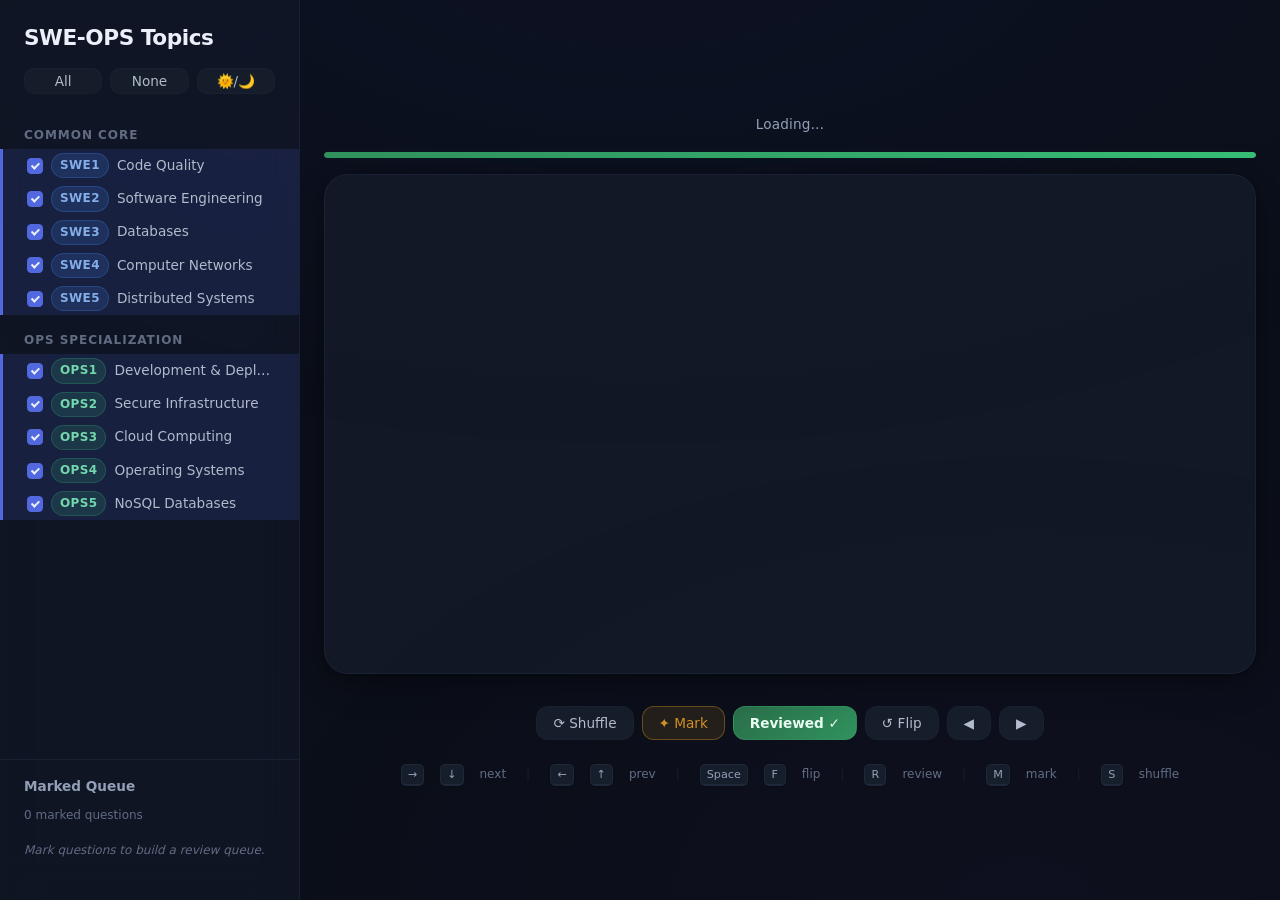
<file: index.html>
<!DOCTYPE html>
<html lang="cs">
<head>
  <meta charset="UTF-8">
  <title>SWE OPS Flashcards — Redirect</title>
  <meta http-equiv="refresh" content="0; url=questions/">
</head>
<body>
  Redirecting to <a href="questions/">SWE OPS Flashcards</a>
</body>
</html>
</file>
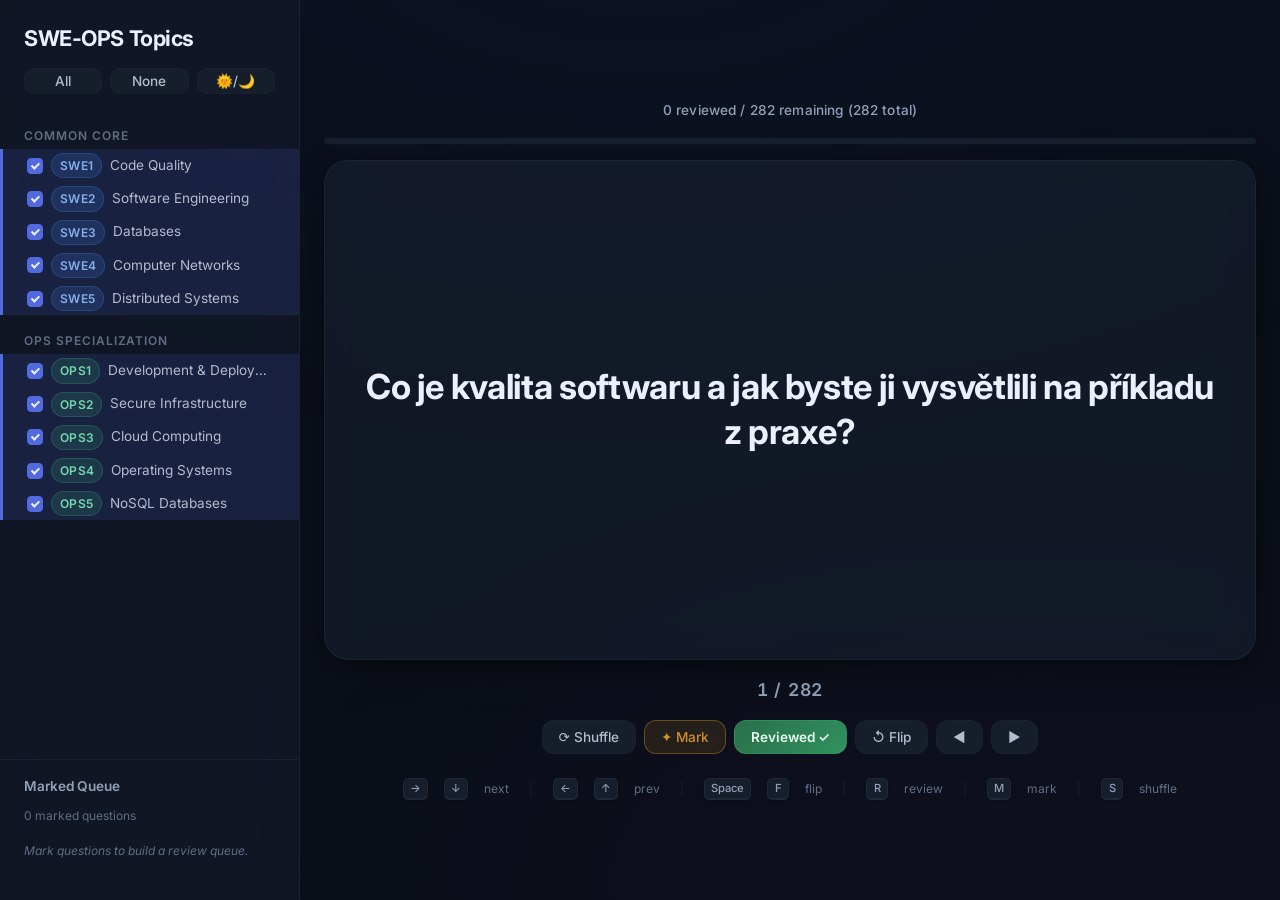
<file: questions/index.html>
<!DOCTYPE html>
<html lang="cs">
<head>
  <meta charset="UTF-8">
  <meta name="viewport" content="width=device-width, initial-scale=1.0">
  <meta name="description" content="Flashcards pro přípravu na státnice N‑SWE OPS na FI MUNI. 282 otázek z 10 témat.">
  <meta name="theme-color" content="#0b1220">
  <meta property="og:title" content="N-SWE OPS Flashcards">
  <meta property="og:description" content="Flashcards pro přípravu na státnice N‑SWE OPS – 282 otázek z 10 témat.">
  <meta property="og:type" content="website">
  <title>N-SWE OPS Flashcards</title>

  <link rel="preconnect" href="https://fonts.googleapis.com">
  <link rel="preconnect" href="https://fonts.gstatic.com" crossorigin>
  <link href="https://fonts.googleapis.com/css2?family=Inter:wght@400;500;600;700&display=swap" rel="stylesheet">

  <link rel="stylesheet" href="style.css">
</head>
<body>

  <!-- ═══════════════════════════════════════════════════════════════════ -->
  <!--  Sidebar — Topic Filters & Marked Queue                           -->
  <!-- ═══════════════════════════════════════════════════════════════════ -->
  <nav id="sidebar" aria-label="Topic filters">

    <h2>SWE-OPS Topics</h2>

    <div class="sidebar-actions">
      <button id="btn-select-all" type="button" aria-label="Select all topics">All</button>
      <button id="btn-select-none" type="button" aria-label="Deselect all topics">None</button>
      <button id="btn-theme-toggle" type="button" aria-label="Toggle theme">🌞/🌙</button>
    </div>

    <!-- Common Core (SWE 1–5) -->
    <span class="topic-group-label">Common Core</span>

    <label class="topic-item">
      <input type="checkbox" class="topic-checkbox" data-topic-index="0" checked>
      <span class="topic-badge swe">SWE1</span>
      <span class="topic-name">Code Quality</span>
    </label>

    <label class="topic-item">
      <input type="checkbox" class="topic-checkbox" data-topic-index="1" checked>
      <span class="topic-badge swe">SWE2</span>
      <span class="topic-name">Software Engineering</span>
    </label>

    <label class="topic-item">
      <input type="checkbox" class="topic-checkbox" data-topic-index="2" checked>
      <span class="topic-badge swe">SWE3</span>
      <span class="topic-name">Databases</span>
    </label>

    <label class="topic-item">
      <input type="checkbox" class="topic-checkbox" data-topic-index="3" checked>
      <span class="topic-badge swe">SWE4</span>
      <span class="topic-name">Computer Networks</span>
    </label>

    <label class="topic-item">
      <input type="checkbox" class="topic-checkbox" data-topic-index="4" checked>
      <span class="topic-badge swe">SWE5</span>
      <span class="topic-name">Distributed Systems</span>
    </label>

    <!-- OPS Specialization (OPS 1–5) -->
    <span class="topic-group-label">OPS Specialization</span>

    <label class="topic-item">
      <input type="checkbox" class="topic-checkbox" data-topic-index="5" checked>
      <span class="topic-badge ops">OPS1</span>
      <span class="topic-name">Development &amp; Deployment</span>
    </label>

    <label class="topic-item">
      <input type="checkbox" class="topic-checkbox" data-topic-index="6" checked>
      <span class="topic-badge ops">OPS2</span>
      <span class="topic-name">Secure Infrastructure</span>
    </label>

    <label class="topic-item">
      <input type="checkbox" class="topic-checkbox" data-topic-index="7" checked>
      <span class="topic-badge ops">OPS3</span>
      <span class="topic-name">Cloud Computing</span>
    </label>

    <label class="topic-item">
      <input type="checkbox" class="topic-checkbox" data-topic-index="8" checked>
      <span class="topic-badge ops">OPS4</span>
      <span class="topic-name">Operating Systems</span>
    </label>

    <label class="topic-item">
      <input type="checkbox" class="topic-checkbox" data-topic-index="9" checked>
      <span class="topic-badge ops">OPS5</span>
      <span class="topic-name">NoSQL Databases</span>
    </label>

    <!-- Marked Questions Queue -->
    <section class="sidebar-panel" aria-label="Marked questions">
      <h3>Marked Queue</h3>
      <div class="queue-meta" id="markMeta">0 marked questions</div>
      <div class="mark-list" id="markList">
        <div class="mark-empty">Mark questions to build a review queue.</div>
      </div>
    </section>

  </nav>

  <!-- ═══════════════════════════════════════════════════════════════════ -->
  <!--  Main — Flashcard Area                                             -->
  <!-- ═══════════════════════════════════════════════════════════════════ -->
  <main id="main">

    <div class="stats" id="textStatus">Loading…</div>

    <div id="progress" role="progressbar" aria-valuenow="0" aria-valuemin="0" aria-valuemax="100">
      <div></div>
    </div>

    <!-- 3D Flip Card -->
    <div class="card-container">
      <article class="card" id="card" role="button" tabindex="0" aria-label="Flashcard – click or press Space to flip">
        <div class="card-front">
          <span id="question"></span>
        </div>
        <div class="card-back">
          <span id="answer"></span>
        </div>
      </article>
    </div>

    <div class="counter" id="counter" aria-live="polite"></div>

    <div class="controls-bar">
      <button id="btn-shuffle" type="button" aria-label="Shuffle questions">⟳ Shuffle</button>
      <button id="btn-mark" type="button" class="warn" aria-label="Mark question for review">✦ Mark</button>
      <button id="btn-review" type="button" class="primary" aria-label="Mark as reviewed">Reviewed ✓</button>
      <button id="btn-flip" type="button" aria-label="Flip card">↺ Flip</button>
      <button id="btn-prev" type="button" aria-label="Previous question">◀</button>
      <button id="btn-next" type="button" aria-label="Next question">▶</button>
    </div>

    <div class="hotkeys" aria-hidden="true">
      <kbd>→</kbd><kbd>↓</kbd> next
      <span class="hotkey-sep">|</span>
      <kbd>←</kbd><kbd>↑</kbd> prev
      <span class="hotkey-sep">|</span>
      <kbd>Space</kbd><kbd>F</kbd> flip
      <span class="hotkey-sep">|</span>
      <kbd>R</kbd> review
      <span class="hotkey-sep">|</span>
      <kbd>M</kbd> mark
      <span class="hotkey-sep">|</span>
      <kbd>S</kbd> shuffle
    </div>

  </main>

  <script src="app.js"></script>

</body>
</html>
</file>
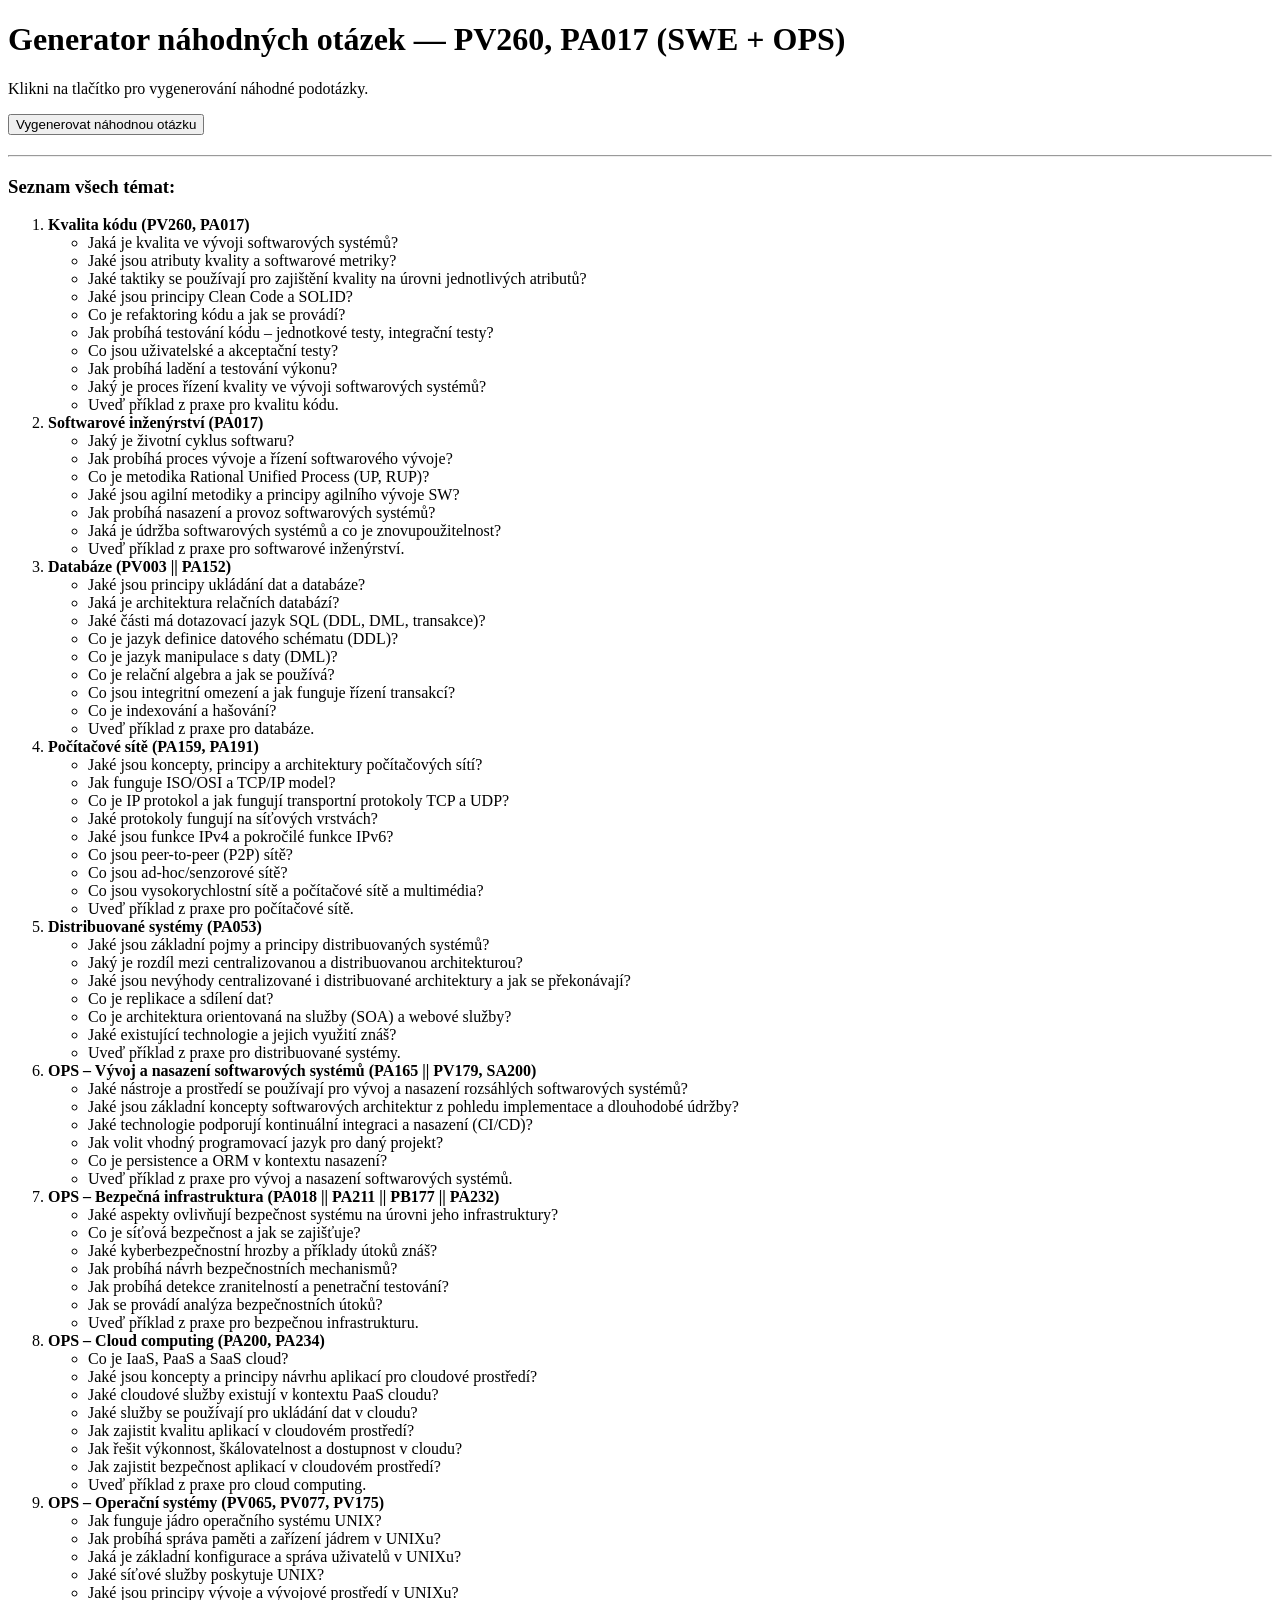
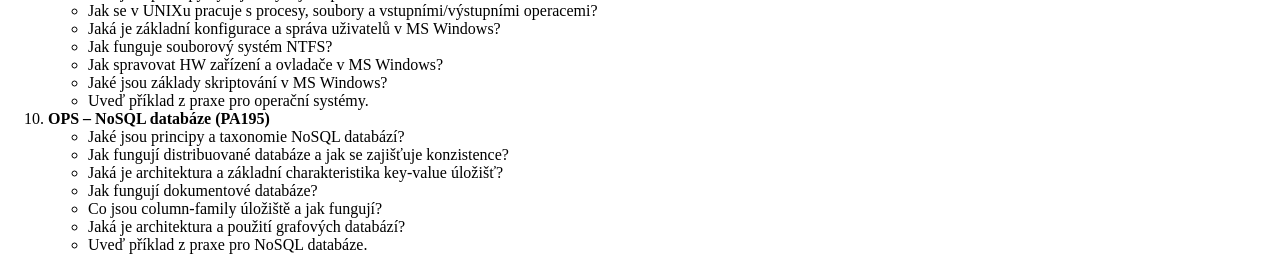
<file: raw/index.html>
<!DOCTYPE html>
<html lang="cs">
<head>
<meta charset="UTF-8">
<meta name="viewport" content="width=device-width, initial-scale=1.0">
<title>Generator náhodných otázek</title>
</head>
<body>

<h1>Generator náhodných otázek — PV260, PA017 (SWE + OPS)</h1>
<p>Klikni na tlačítko pro vygenerování náhodné podotázky.</p>
<button onclick="generate()">Vygenerovat náhodnou otázku</button>

<h2 id="question" style="margin-top:20px;"></h2>
<hr>

<h3>Seznam všech témat:</h3>
<ol id="all-topics"></ol>

<script>
const topics = [
  // SWE – Softwarové inženýrství (společná část)
  {
    area: "Kvalita kódu (PV260, PA017)",
    questions: [
      "Jaká je kvalita ve vývoji softwarových systémů?",
      "Jaké jsou atributy kvality a softwarové metriky?",
      "Jaké taktiky se používají pro zajištění kvality na úrovni jednotlivých atributů?",
      "Jaké jsou principy Clean Code a SOLID?",
      "Co je refaktoring kódu a jak se provádí?",
      "Jak probíhá testování kódu – jednotkové testy, integrační testy?",
      "Co jsou uživatelské a akceptační testy?",
      "Jak probíhá ladění a testování výkonu?",
      "Jaký je proces řízení kvality ve vývoji softwarových systémů?",
      "Uveď příklad z praxe pro kvalitu kódu."
    ]
  },
  {
    area: "Softwarové inženýrství (PA017)",
    questions: [
      "Jaký je životní cyklus softwaru?",
      "Jak probíhá proces vývoje a řízení softwarového vývoje?",
      "Co je metodika Rational Unified Process (UP, RUP)?",
      "Jaké jsou agilní metodiky a principy agilního vývoje SW?",
      "Jak probíhá nasazení a provoz softwarových systémů?",
      "Jaká je údržba softwarových systémů a co je znovupoužitelnost?",
      "Uveď příklad z praxe pro softwarové inženýrství."
    ]
  },
  {
    area: "Databáze (PV003 || PA152)",
    questions: [
      "Jaké jsou principy ukládání dat a databáze?",
      "Jaká je architektura relačních databází?",
      "Jaké části má dotazovací jazyk SQL (DDL, DML, transakce)?",
      "Co je jazyk definice datového schématu (DDL)?",
      "Co je jazyk manipulace s daty (DML)?",
      "Co je relační algebra a jak se používá?",
      "Co jsou integritní omezení a jak funguje řízení transakcí?",
      "Co je indexování a hašování?",
      "Uveď příklad z praxe pro databáze."
    ]
  },
  {
    area: "Počítačové sítě (PA159, PA191)",
    questions: [
      "Jaké jsou koncepty, principy a architektury počítačových sítí?",
      "Jak funguje ISO/OSI a TCP/IP model?",
      "Co je IP protokol a jak fungují transportní protokoly TCP a UDP?",
      "Jaké protokoly fungují na síťových vrstvách?",
      "Jaké jsou funkce IPv4 a pokročilé funkce IPv6?",
      "Co jsou peer-to-peer (P2P) sítě?",
      "Co jsou ad-hoc/senzorové sítě?",
      "Co jsou vysokorychlostní sítě a počítačové sítě a multimédia?",
      "Uveď příklad z praxe pro počítačové sítě."
    ]
  },
  {
    area: "Distribuované systémy (PA053)",
    questions: [
      "Jaké jsou základní pojmy a principy distribuovaných systémů?",
      "Jaký je rozdíl mezi centralizovanou a distribuovanou architekturou?",
      "Jaké jsou nevýhody centralizované i distribuované architektury a jak se překonávají?",
      "Co je replikace a sdílení dat?",
      "Co je architektura orientovaná na služby (SOA) a webové služby?",
      "Jaké existující technologie a jejich využití znáš?",
      "Uveď příklad z praxe pro distribuované systémy."
    ]
  },

  // OPS – Nasazení a provoz softwarových systémů
  {
    area: "OPS – Vývoj a nasazení softwarových systémů (PA165 || PV179, SA200)",
    questions: [
      "Jaké nástroje a prostředí se používají pro vývoj a nasazení rozsáhlých softwarových systémů?",
      "Jaké jsou základní koncepty softwarových architektur z pohledu implementace a dlouhodobé údržby?",
      "Jaké technologie podporují kontinuální integraci a nasazení (CI/CD)?",
      "Jak volit vhodný programovací jazyk pro daný projekt?",
      "Co je persistence a ORM v kontextu nasazení?",
      "Uveď příklad z praxe pro vývoj a nasazení softwarových systémů."
    ]
  },
  {
    area: "OPS – Bezpečná infrastruktura (PA018 || PA211 || PB177 || PA232)",
    questions: [
      "Jaké aspekty ovlivňují bezpečnost systému na úrovni jeho infrastruktury?",
      "Co je síťová bezpečnost a jak se zajišťuje?",
      "Jaké kyberbezpečnostní hrozby a příklady útoků znáš?",
      "Jak probíhá návrh bezpečnostních mechanismů?",
      "Jak probíhá detekce zranitelností a penetrační testování?",
      "Jak se provádí analýza bezpečnostních útoků?",
      "Uveď příklad z praxe pro bezpečnou infrastrukturu."
    ]
  },
  {
    area: "OPS – Cloud computing (PA200, PA234)",
    questions: [
      "Co je IaaS, PaaS a SaaS cloud?",
      "Jaké jsou koncepty a principy návrhu aplikací pro cloudové prostředí?",
      "Jaké cloudové služby existují v kontextu PaaS cloudu?",
      "Jaké služby se používají pro ukládání dat v cloudu?",
      "Jak zajistit kvalitu aplikací v cloudovém prostředí?",
      "Jak řešit výkonnost, škálovatelnost a dostupnost v cloudu?",
      "Jak zajistit bezpečnost aplikací v cloudovém prostředí?",
      "Uveď příklad z praxe pro cloud computing."
    ]
  },
  {
    area: "OPS – Operační systémy (PV065, PV077, PV175)",
    questions: [
      "Jak funguje jádro operačního systému UNIX?",
      "Jak probíhá správa paměti a zařízení jádrem v UNIXu?",
      "Jaká je základní konfigurace a správa uživatelů v UNIXu?",
      "Jaké síťové služby poskytuje UNIX?",
      "Jaké jsou principy vývoje a vývojové prostředí v UNIXu?",
      "Jak se v UNIXu pracuje s procesy, soubory a vstupními/výstupními operacemi?",
      "Jaká je základní konfigurace a správa uživatelů v MS Windows?",
      "Jak funguje souborový systém NTFS?",
      "Jak spravovat HW zařízení a ovladače v MS Windows?",
      "Jaké jsou základy skriptování v MS Windows?",
      "Uveď příklad z praxe pro operační systémy."
    ]
  },
  {
    area: "OPS – NoSQL databáze (PA195)",
    questions: [
      "Jaké jsou principy a taxonomie NoSQL databází?",
      "Jak fungují distribuované databáze a jak se zajišťuje konzistence?",
      "Jaká je architektura a základní charakteristika key-value úložišť?",
      "Jak fungují dokumentové databáze?",
      "Co jsou column-family úložiště a jak fungují?",
      "Jaká je architektura a použití grafových databází?",
      "Uveď příklad z praxe pro NoSQL databáze."
    ]
  }
];

// Flatten all questions with their area
const allQuestions = [];
topics.forEach(topic => {
  topic.questions.forEach(q => {
    allQuestions.push({ area: topic.area, question: q });
  });
});

function generate() {
  const idx = Math.floor(Math.random() * allQuestions.length);
  const picked = allQuestions[idx];
  document.getElementById("question").textContent =
    picked.question + " [" + picked.area + "]";
}

// Show all topics
const ol = document.getElementById("all-topics");
topics.forEach(topic => {
  const li = document.createElement("li");
  li.innerHTML = "<strong>" + topic.area + "</strong><ul>" +
    topic.questions.map(q => "<li>" + q + "</li>").join("") +
    "</ul>";
  ol.appendChild(li);
});
</script>

</body>
</html>
</file>
<file: questions/style.css>
/* ============================================================
   FLASHCARDS STUDY APP — Premium Dark-Mode Stylesheet
   ============================================================
   A glassmorphic, dark-mode design system for SWE/OPS exam
   flashcard study. Built with CSS custom properties, fluid
   typography, 3D transforms, and micro-animations.
   ============================================================ */

/* ============================================================
   1. DESIGN TOKENS (Custom Properties)
   ============================================================ */
:root {
  /* ── Color Palette ──────────────────────────────────────── */
  --clr-bg-deep:        hsl(220, 40%, 7%);
  --clr-bg-surface:     hsl(220, 35%, 10%);
  --clr-bg-elevated:    hsl(220, 30%, 13%);
  --clr-bg-glass:       hsla(220, 35%, 12%, 0.65);
  --clr-bg-glass-hover: hsla(220, 35%, 16%, 0.75);

  --clr-border:         hsla(220, 30%, 25%, 0.35);
  --clr-border-subtle:  hsla(220, 30%, 20%, 0.25);

  --clr-text:           hsl(220, 60%, 95%);
  --clr-text-secondary: hsl(220, 20%, 75%);
  --clr-text-muted:     hsl(220, 20%, 65%);
  --clr-text-dim:       hsl(220, 15%, 45%);

  /* Accent — soft blue-purple */
  --clr-accent:         hsl(230, 70%, 60%);
  --clr-accent-soft:    hsla(230, 70%, 60%, 0.15);
  --clr-accent-glow:    hsla(230, 70%, 60%, 0.30);

  /* Success — emerald green */
  --clr-success:        hsl(148, 50%, 38%);
  --clr-success-soft:   hsla(148, 50%, 38%, 0.12);
  --clr-success-glow:   hsla(148, 50%, 42%, 0.25);
  --clr-success-border: hsla(148, 50%, 42%, 0.40);

  /* Warning — warm amber */
  --clr-warn:           hsl(38, 70%, 48%);
  --clr-warn-soft:      hsla(38, 70%, 48%, 0.12);
  --clr-warn-glow:      hsla(38, 70%, 48%, 0.25);
  --clr-warn-border:    hsla(38, 70%, 48%, 0.40);

  /* SWE badge — blue tint */
  --clr-badge-swe:      hsla(215, 70%, 55%, 0.18);
  --clr-badge-swe-text: hsl(215, 70%, 72%);
  --clr-badge-swe-ring: hsla(215, 70%, 55%, 0.30);

  /* OPS badge — green tint */
  --clr-badge-ops:      hsla(155, 55%, 42%, 0.18);
  --clr-badge-ops-text: hsl(155, 55%, 65%);
  --clr-badge-ops-ring: hsla(155, 55%, 42%, 0.30);

  --clr-bg-gradient-1:  hsla(230, 60%, 22%, 0.18);
  --clr-bg-gradient-2:  hsla(260, 50%, 18%, 0.12);

  --clr-card-bg:                hsla(220, 30%, 13%, 0.72);
  --clr-card-reviewed-bg:       hsla(148, 30%, 13%, 0.55);
  --clr-card-reviewed-glow:     inset 0 0 40px hsla(148, 40%, 20%, 0.06);
  --clr-card-marked-bg:         hsla(38, 25%, 13%, 0.55);
  --clr-card-marked-glow:       inset 0 0 40px hsla(38, 40%, 20%, 0.06);

  /* ── Typography ─────────────────────────────────────────── */
  --font-sans:          'Inter', system-ui, -apple-system, BlinkMacSystemFont, 'Segoe UI', sans-serif;
  --fs-xs:              clamp(0.65rem,  0.6rem + 0.25vw,  0.75rem);
  --fs-sm:              clamp(0.75rem,  0.7rem + 0.3vw,   0.85rem);
  --fs-base:            clamp(0.85rem,  0.8rem + 0.35vw,  1rem);
  --fs-md:              clamp(0.95rem,  0.85rem + 0.4vw,  1.1rem);
  --fs-lg:              clamp(1.1rem,   1rem + 0.5vw,     1.35rem);
  --fs-xl:              clamp(1.3rem,   1.1rem + 0.8vw,   1.75rem);
  --fs-2xl:             clamp(1.5rem,   1.2rem + 1.2vw,   2.25rem);
  --fs-card:            clamp(1.15rem,  1rem + 0.7vw,     1.5rem);

  --fw-normal:          400;
  --fw-medium:          500;
  --fw-semibold:        600;
  --fw-bold:            700;

  --lh-tight:           1.3;
  --lh-normal:          1.6;

  /* ── Spacing ────────────────────────────────────────────── */
  --space-xs:           0.25rem;
  --space-sm:           0.5rem;
  --space-md:           1rem;
  --space-lg:           1.5rem;
  --space-xl:           2rem;
  --space-2xl:          3rem;

  /* ── Radii ──────────────────────────────────────────────── */
  --radius-sm:          6px;
  --radius-md:          10px;
  --radius-lg:          14px;
  --radius-xl:          20px;
  --radius-2xl:         24px;
  --radius-pill:        100px;

  /* ── Shadows ────────────────────────────────────────────── */
  --shadow-sm:          0 1px 3px hsla(0, 0%, 0%, 0.25);
  --shadow-md:          0 4px 12px hsla(0, 0%, 0%, 0.30),
                        0 1px 4px  hsla(0, 0%, 0%, 0.20);
  --shadow-lg:          0 8px 30px hsla(0, 0%, 0%, 0.35),
                        0 2px 8px  hsla(0, 0%, 0%, 0.25);
  --shadow-card:        0 4px 20px  hsla(0, 0%, 0%, 0.30),
                        0 12px 40px hsla(0, 0%, 0%, 0.20),
                        0 1px 3px   hsla(0, 0%, 0%, 0.15);
  --shadow-glow-accent: 0 0 20px var(--clr-accent-glow),
                        0 0 60px hsla(230, 70%, 60%, 0.08);

  /* ── Transitions ────────────────────────────────────────── */
  --ease-out:           cubic-bezier(0.22, 1, 0.36, 1);
  --ease-spring:        cubic-bezier(0.4, 0, 0.2, 1);
  --duration-fast:      150ms;
  --duration-normal:    250ms;
  --duration-slow:      400ms;
  --duration-flip:      350ms;

  /* ── Layout ─────────────────────────────────────────────── */
  --sidebar-width:      300px;
  --card-max-width:     1000px;
  --card-min-height:    500px;
}

:root[data-theme="light"] {
  --clr-bg-deep:        hsl(220, 25%, 96%);
  --clr-bg-surface:     hsl(220, 25%, 98%);
  --clr-bg-elevated:    hsl(220, 20%, 99%);
  --clr-bg-glass:       hsla(220, 25%, 98%, 0.85);
  --clr-bg-glass-hover: hsla(220, 25%, 95%, 0.9);

  --clr-border:         hsla(220, 20%, 80%, 0.8);
  --clr-border-subtle:  hsla(220, 20%, 85%, 0.6);

  --clr-text:           hsl(220, 40%, 15%);
  --clr-text-secondary: hsl(220, 25%, 35%);
  --clr-text-muted:     hsl(220, 20%, 45%);
  --clr-text-dim:       hsl(220, 15%, 55%);

  --clr-accent:         hsl(230, 70%, 55%);
  --clr-accent-soft:    hsla(230, 70%, 55%, 0.15);
  --clr-accent-glow:    hsla(230, 70%, 55%, 0.30);

  --clr-success:        hsl(148, 60%, 32%);
  --clr-success-soft:   hsla(148, 60%, 32%, 0.12);
  --clr-success-glow:   hsla(148, 60%, 32%, 0.25);
  --clr-success-border: hsla(148, 60%, 32%, 0.40);

  --clr-warn:           hsl(38, 90%, 42%);
  --clr-warn-soft:      hsla(38, 90%, 42%, 0.12);
  --clr-warn-glow:      hsla(38, 90%, 42%, 0.25);
  --clr-warn-border:    hsla(38, 90%, 42%, 0.40);

  --clr-badge-swe:      hsla(215, 70%, 55%, 0.15);
  --clr-badge-swe-text: hsl(215, 80%, 40%);
  --clr-badge-swe-ring: hsla(215, 70%, 55%, 0.30);

  --clr-badge-ops:      hsla(155, 55%, 42%, 0.15);
  --clr-badge-ops-text: hsl(155, 70%, 32%);
  --clr-badge-ops-ring: hsla(155, 55%, 42%, 0.30);

  --clr-bg-gradient-1:  hsla(230, 60%, 85%, 0.4);
  --clr-bg-gradient-2:  hsla(260, 50%, 85%, 0.3);

  --clr-card-bg:                hsla(220, 25%, 100%, 0.85);
  --clr-card-reviewed-bg:       hsla(148, 50%, 92%, 0.85);
  --clr-card-reviewed-glow:     inset 0 0 40px hsla(148, 50%, 80%, 0.15);
  --clr-card-marked-bg:         hsla(38, 50%, 94%, 0.85);
  --clr-card-marked-glow:       inset 0 0 40px hsla(38, 50%, 80%, 0.15);

  --shadow-sm:          0 1px 3px hsla(220, 20%, 20%, 0.08);
  --shadow-md:          0 4px 12px hsla(220, 20%, 20%, 0.1),
                        0 1px 4px  hsla(220, 20%, 20%, 0.06);
  --shadow-lg:          0 8px 30px hsla(220, 20%, 20%, 0.12),
                        0 2px 8px  hsla(220, 20%, 20%, 0.08);
  --shadow-card:        0 4px 20px  hsla(220, 20%, 20%, 0.08),
                        0 12px 40px hsla(220, 20%, 20%, 0.06),
                        0 1px 3px   hsla(220, 20%, 20%, 0.04);
}


/* ============================================================
   2. RESET & BASE
   ============================================================ */
*,
*::before,
*::after {
  margin: 0;
  padding: 0;
  box-sizing: border-box;
}

html {
  font-size: 100%;
  -webkit-text-size-adjust: 100%;
  scroll-behavior: smooth;
}

body {
  font-family: var(--font-sans);
  font-size: var(--fs-base);
  font-weight: var(--fw-normal);
  line-height: var(--lh-normal);
  color: var(--clr-text);
  background: var(--clr-bg-deep);
  min-height: 100vh;
  display: flex;
  overflow-x: hidden;
  -webkit-font-smoothing: antialiased;
  -moz-osx-font-smoothing: grayscale;
}

/* Subtle background texture — radial gradient vignette */
body::before {
  content: '';
  position: fixed;
  inset: 0;
  background:
    radial-gradient(ellipse 80% 60% at 50% -10%, var(--clr-bg-gradient-1), transparent),
    radial-gradient(ellipse 60% 50% at 80% 100%, var(--clr-bg-gradient-2), transparent);
  pointer-events: none;
  z-index: 0;
}


/* ============================================================
   3. SCROLLBAR STYLING
   ============================================================ */

/* --- Webkit (Chrome, Edge, Safari) --- */
::-webkit-scrollbar {
  width: 6px;
  height: 6px;
}

::-webkit-scrollbar-track {
  background: transparent;
}

::-webkit-scrollbar-thumb {
  background: hsla(220, 20%, 40%, 0.35);
  border-radius: var(--radius-pill);
}

::-webkit-scrollbar-thumb:hover {
  background: hsla(220, 20%, 50%, 0.50);
}

/* --- Firefox --- */
* {
  scrollbar-width: thin;
  scrollbar-color: hsla(220, 20%, 40%, 0.35) transparent;
}


/* ============================================================
   4. SIDEBAR
   ============================================================ */
#sidebar {
  position: fixed;
  top: 0;
  left: 0;
  bottom: 0;
  width: var(--sidebar-width);
  z-index: 100;

  /* Glassmorphism */
  background: var(--clr-bg-glass);
  backdrop-filter: blur(20px) saturate(1.4);
  -webkit-backdrop-filter: blur(20px) saturate(1.4);
  border-right: 1px solid var(--clr-border);

  display: flex;
  flex-direction: column;
  overflow-y: auto;
  overflow-x: hidden;
  padding: var(--space-lg) 0;

  /* Smooth slide-in on load */
  animation: slideInLeft var(--duration-slow) var(--ease-out) both;
}

@keyframes slideInLeft {
  from {
    opacity: 0;
    transform: translateX(-16px);
  }
  to {
    opacity: 1;
    transform: translateX(0);
  }
}

/* ── Sidebar Title ───────────────────────────────────────── */
#sidebar h2 {
  font-size: var(--fs-lg);
  font-weight: var(--fw-bold);
  color: var(--clr-text);
  padding: 0 var(--space-lg) var(--space-md);
  letter-spacing: -0.02em;
  line-height: var(--lh-tight);
}

/* ── Sidebar Actions (All / None buttons) ────────────────── */
.sidebar-actions {
  display: grid;
  grid-template-columns: 1fr 1fr 1fr;
  gap: var(--space-sm);
  padding: 0 var(--space-lg) var(--space-md);
}

.sidebar-actions button {
  font-family: var(--font-sans);
  font-size: var(--fs-sm);
  font-weight: var(--fw-medium);
  color: var(--clr-text-secondary);
  background: var(--clr-bg-elevated);
  border: 1px solid var(--clr-border-subtle);
  border-radius: var(--radius-md);
  padding: var(--space-xs) var(--space-sm);
  cursor: pointer;
  transition:
    background var(--duration-fast) var(--ease-out),
    color var(--duration-fast) var(--ease-out),
    border-color var(--duration-fast) var(--ease-out),
    transform var(--duration-fast) var(--ease-out);
}

.sidebar-actions button:hover {
  background: var(--clr-bg-glass-hover);
  color: var(--clr-text);
  border-color: var(--clr-border);
}

.sidebar-actions button:active {
  transform: scale(0.96);
}


/* ── Topic Groups ────────────────────────────────────────── */
.topic-group-label {
  display: block;
  padding: var(--space-md) var(--space-lg) var(--space-xs);
  font-size: var(--fs-xs);
  font-weight: var(--fw-semibold);
  color: var(--clr-text-dim);
  text-transform: uppercase;
  letter-spacing: 0.08em;
}


/* ── Topic Items (checkbox labels) ───────────────────────── */
.topic-item {
  display: flex;
  align-items: center;
  gap: var(--space-sm);
  padding: var(--space-xs) var(--space-lg);
  cursor: pointer;
  border-left: 3px solid transparent;
  transition:
    background var(--duration-fast) var(--ease-out),
    border-color var(--duration-normal) var(--ease-out),
    transform var(--duration-fast) var(--ease-out);
  user-select: none;
}

.topic-item:hover {
  background: hsla(220, 30%, 18%, 0.45);
  transform: translateX(2px);
}

/* When the inner checkbox is checked, highlight the item */
.topic-item:has(input:checked) {
  border-left-color: var(--clr-accent);
  background: var(--clr-accent-soft);
}

/* Hide native checkbox, use custom styling */
.topic-item input[type="checkbox"] {
  appearance: none;
  -webkit-appearance: none;
  width: 16px;
  height: 16px;
  min-width: 16px;
  border: 1.5px solid var(--clr-text-dim);
  border-radius: 4px;
  background: transparent;
  cursor: pointer;
  position: relative;
  transition:
    background var(--duration-fast) var(--ease-out),
    border-color var(--duration-fast) var(--ease-out);
}

.topic-item input[type="checkbox"]:checked {
  background: var(--clr-accent);
  border-color: var(--clr-accent);
}

.topic-item input[type="checkbox"]:checked::after {
  content: '';
  position: absolute;
  top: 2px;
  left: 4.5px;
  width: 4.5px;
  height: 8px;
  border: solid var(--clr-text);
  border-width: 0 2px 2px 0;
  transform: rotate(45deg);
}

/* ── Topic Badge (colored pill) ──────────────────────────── */
.topic-badge {
  display: inline-flex;
  align-items: center;
  font-size: var(--fs-xs);
  font-weight: var(--fw-semibold);
  padding: 2px 8px;
  border-radius: var(--radius-pill);
  letter-spacing: 0.03em;
  white-space: nowrap;
  flex-shrink: 0;
}

/* SWE badges — blue tint */
.topic-badge.swe,
.topic-badge[data-type="swe"] {
  background: var(--clr-badge-swe);
  color: var(--clr-badge-swe-text);
  border: 1px solid var(--clr-badge-swe-ring);
}

/* OPS badges — green tint */
.topic-badge.ops,
.topic-badge[data-type="ops"] {
  background: var(--clr-badge-ops);
  color: var(--clr-badge-ops-text);
  border: 1px solid var(--clr-badge-ops-ring);
}

/* ── Topic Name ──────────────────────────────────────────── */
.topic-name {
  font-size: var(--fs-sm);
  color: var(--clr-text-secondary);
  overflow: hidden;
  text-overflow: ellipsis;
  white-space: nowrap;
  transition: color var(--duration-fast) var(--ease-out);
}

.topic-item:hover .topic-name {
  color: var(--clr-text);
}


/* ── Sidebar Panel — Marked Queue ────────────────────────── */
.sidebar-panel {
  margin-top: auto;
  border-top: 1px solid var(--clr-border);
  padding: var(--space-md) var(--space-lg) var(--space-sm);
}

.sidebar-panel h3,
.sidebar-panel > strong {
  font-size: var(--fs-sm);
  font-weight: var(--fw-semibold);
  color: var(--clr-text-muted);
  margin-bottom: var(--space-sm);
}

.queue-meta {
  font-size: var(--fs-xs);
  color: var(--clr-text-dim);
  margin-bottom: var(--space-sm);
}

/* ── Mark List ───────────────────────────────────────────── */
.mark-list {
  list-style: none;
  display: flex;
  flex-direction: column;
  gap: 2px;
  max-height: 180px;
  overflow-y: auto;
}

.mark-item {
  font-family: var(--font-sans);
  font-size: var(--fs-xs);
  color: var(--clr-text-secondary);
  background: hsla(220, 25%, 15%, 0.5);
  border: 1px solid transparent;
  border-radius: var(--radius-sm);
  padding: var(--space-xs) var(--space-sm);
  cursor: pointer;
  text-align: left;
  width: 100%;
  overflow: hidden;
  text-overflow: ellipsis;
  white-space: nowrap;
  transition:
    background var(--duration-fast) var(--ease-out),
    border-color var(--duration-fast) var(--ease-out),
    color var(--duration-fast) var(--ease-out);
}

.mark-item:hover {
  background: hsla(220, 25%, 20%, 0.6);
  color: var(--clr-text);
}

.mark-item.active {
  border-color: var(--clr-warn-border);
  background: var(--clr-warn-soft);
  color: var(--clr-warn);
  animation: pulse 2s ease-in-out infinite;
}

.mark-item.done {
  opacity: 0.45;
  text-decoration: line-through;
  color: var(--clr-text-dim);
}

.mark-item.done:hover {
  opacity: 0.7;
}

.mark-empty {
  font-size: var(--fs-xs);
  color: var(--clr-text-dim);
  font-style: italic;
  padding: var(--space-sm) 0;
}


/* ============================================================
   5. MAIN AREA
   ============================================================ */
#main {
  flex: 1;
  margin-left: var(--sidebar-width);
  display: flex;
  flex-direction: column;
  align-items: center;
  justify-content: center;
  padding: var(--space-xl) var(--space-lg);
  min-height: 100vh;
  position: relative;
  z-index: 1;
  gap: var(--space-md);
}


/* ── Status Text ─────────────────────────────────────────── */
.stats,
#textStatus {
  font-size: var(--fs-sm);
  color: var(--clr-text-muted);
  text-align: center;
  font-weight: var(--fw-medium);
  letter-spacing: 0.01em;
}


/* ============================================================
   6. PROGRESS BAR
   ============================================================ */
#progress {
  width: 100%;
  max-width: var(--card-max-width);
  height: 6px;
  background: hsla(220, 25%, 18%, 0.6);
  border-radius: var(--radius-pill);
  overflow: hidden;
  position: relative;
  box-shadow: 0 0 12px hsla(148, 50%, 38%, 0.06);
}

#progress > div {
  height: 100%;
  border-radius: var(--radius-pill);
  background:
    linear-gradient(
      90deg,
      var(--clr-success),
      hsl(148, 55%, 48%),
      var(--clr-success)
    );
  background-size: 200% 100%;
  animation: shimmer 2.5s ease-in-out infinite;
  transition: width var(--duration-slow) var(--ease-out);
  position: relative;
}

/* Glow beneath the filled portion */
#progress > div::after {
  content: '';
  position: absolute;
  inset: 0;
  border-radius: var(--radius-pill);
  box-shadow: 0 0 14px var(--clr-success-glow),
              0 0 28px hsla(148, 50%, 40%, 0.10);
  opacity: 0.7;
}


/* ============================================================
   7. FLASHCARD — 3D Flip Animation
   ============================================================ */

/* ── Container — sets perspective ────────────────────────── */
.card-container {
  perspective: 1200px;
  width: 100%;
  max-width: var(--card-max-width);
  min-height: var(--card-min-height);
  animation: fadeInUp var(--duration-slow) var(--ease-out) both;
}

/* ── Card — the flippable element ────────────────────────── */
.card,
#card {
  position: relative;
  width: 100%;
  min-height: var(--card-min-height);
  transform-style: preserve-3d;
  transition: transform var(--duration-flip) var(--ease-spring);
  cursor: pointer;
  border-radius: var(--radius-2xl);
}

/* ── Flipped state ───────────────────────────────────────── */
.card.flipped,
#card.flipped {
  transform: rotateY(180deg);
}

/* ── Shared face styles ──────────────────────────────────── */
.card-front,
.card-back {
  position: absolute;
  inset: 0;
  backface-visibility: hidden;
  -webkit-backface-visibility: hidden;
  border-radius: var(--radius-2xl);
  padding: var(--space-2xl) var(--space-xl);
  display: flex;
  align-items: center;
  justify-content: center;
  overflow-y: auto;

  /* Glassmorphism */
  background: var(--clr-card-bg);
  backdrop-filter: blur(16px) saturate(1.3);
  -webkit-backdrop-filter: blur(16px) saturate(1.3);
  border: 1px solid var(--clr-border);

  /* Layered depth shadows */
  box-shadow: var(--shadow-card);
}

/* ── Front face ──────────────────────────────────────────── */
.card-front {
  transform: rotateY(0deg);
}

.card-front #question,
.card-front span {
  font-size: var(--fs-2xl);
  font-weight: var(--fw-bold);
  color: var(--clr-text);
  text-align: center;
  line-height: var(--lh-tight);
  letter-spacing: -0.01em;
}

/* ── Back face ───────────────────────────────────────────── */
.card-back {
  transform: rotateY(180deg);
  align-items: flex-start;
  justify-content: flex-start;
}

.card-back #answer,
.card-back span {
  font-size: var(--fs-card);
  font-weight: var(--fw-normal);
  color: var(--clr-text-secondary);
  text-align: left;
  line-height: var(--lh-normal);
  white-space: pre-line;
  width: 100%;
  word-break: break-word;
}

/* ── Reviewed state (green glow) ─────────────────────────── */
.card.reviewed .card-front,
.card.reviewed .card-back {
  background: var(--clr-card-reviewed-bg);
  border-color: var(--clr-success-border);
  box-shadow:
    var(--shadow-card),
    0 0 24px var(--clr-success-glow),
    var(--clr-card-reviewed-glow);
}

/* ── Marked state (amber glow) ───────────────────────────── */
.card.marked .card-front,
.card.marked .card-back {
  background: var(--clr-card-marked-bg);
  border-color: var(--clr-warn-border);
  box-shadow:
    var(--shadow-card),
    0 0 24px var(--clr-warn-glow),
    var(--clr-card-marked-glow);
}


/* ============================================================
   8. COUNTER
   ============================================================ */
.counter,
#counter {
  font-size: var(--fs-md);
  font-weight: var(--fw-semibold);
  color: var(--clr-text-muted);
  text-align: center;
  letter-spacing: 0.04em;
  font-variant-numeric: tabular-nums;
}


/* ============================================================
   9. CONTROLS BAR
   ============================================================ */
.controls-bar {
  display: flex;
  flex-wrap: wrap;
  align-items: center;
  justify-content: center;
  gap: var(--space-sm);
  width: 100%;
  max-width: var(--card-max-width);
}

/* ── Base Button ─────────────────────────────────────────── */
.controls-bar button {
  font-family: var(--font-sans);
  font-size: var(--fs-sm);
  font-weight: var(--fw-medium);
  color: var(--clr-text-secondary);
  background: var(--clr-bg-elevated);
  border: 1px solid var(--clr-border-subtle);
  border-radius: 12px;
  padding: var(--space-sm) var(--space-md);
  cursor: pointer;
  display: inline-flex;
  align-items: center;
  gap: var(--space-xs);
  transition:
    background var(--duration-fast) var(--ease-out),
    color var(--duration-fast) var(--ease-out),
    border-color var(--duration-fast) var(--ease-out),
    transform var(--duration-fast) var(--ease-out),
    box-shadow var(--duration-fast) var(--ease-out);
}

.controls-bar button:hover {
  background: var(--clr-bg-glass-hover);
  color: var(--clr-text);
  border-color: var(--clr-border);
  transform: scale(1.02);
}

.controls-bar button:active {
  transform: scale(0.98);
}

/* ── Primary Button (green gradient) ─────────────────────── */
.controls-bar button.primary {
  background: linear-gradient(
    135deg,
    hsl(148, 45%, 30%),
    hsl(148, 50%, 38%)
  );
  color: hsl(148, 80%, 95%);
  border-color: var(--clr-success-border);
  font-weight: var(--fw-semibold);
}

.controls-bar button.primary:hover {
  background: linear-gradient(
    135deg,
    hsl(148, 48%, 34%),
    hsl(148, 55%, 42%)
  );
  color: #fff;
  box-shadow: 0 0 16px var(--clr-success-glow);
  transform: scale(1.02);
}

.controls-bar button.primary:active {
  transform: scale(0.98);
}

/* ── Warn Button (amber tint) ────────────────────────────── */
.controls-bar button.warn {
  background: var(--clr-warn-soft);
  color: var(--clr-warn);
  border-color: var(--clr-warn-border);
}

.controls-bar button.warn:hover {
  background: hsla(38, 70%, 48%, 0.22);
  color: hsl(38, 80%, 60%);
  box-shadow: 0 0 16px var(--clr-warn-glow);
  transform: scale(1.02);
}

.controls-bar button.warn:active {
  transform: scale(0.98);
}


/* ============================================================
   10. KEYBOARD HINTS
   ============================================================ */
.hotkeys {
  display: flex;
  flex-wrap: wrap;
  align-items: center;
  justify-content: center;
  gap: var(--space-sm) var(--space-md);
  font-size: var(--fs-xs);
  color: var(--clr-text-dim);
  padding-top: var(--space-sm);
}

kbd {
  display: inline-flex;
  align-items: center;
  justify-content: center;
  min-width: 22px;
  height: 22px;
  padding: 0 6px;
  font-family: var(--font-sans);
  font-size: 0.7rem;
  font-weight: var(--fw-medium);
  color: var(--clr-text-muted);
  background: var(--clr-bg-elevated);
  border: 1px solid var(--clr-border);
  border-bottom-width: 2px;
  border-radius: 5px;
  box-shadow: 0 1px 2px hsla(0, 0%, 0%, 0.2);
  line-height: 1;
  vertical-align: baseline;
}

.hotkey-sep {
  color: var(--clr-border);
  margin: 0 var(--space-xs);
}


/* ============================================================
   11. KEYFRAME ANIMATIONS
   ============================================================ */

/* Card entrance — fade + slide up */
@keyframes fadeInUp {
  from {
    opacity: 0;
    transform: translateY(18px);
  }
  to {
    opacity: 1;
    transform: translateY(0);
  }
}

/* Progress bar shimmer */
@keyframes shimmer {
  0%   { background-position: 200% 0; }
  100% { background-position: -200% 0; }
}

/* Subtle pulse for active marked items */
@keyframes pulse {
  0%, 100% {
    opacity: 1;
    box-shadow: 0 0 0 0 var(--clr-warn-glow);
  }
  50% {
    opacity: 0.88;
    box-shadow: 0 0 8px var(--clr-warn-glow);
  }
}


/* ============================================================
   12. ACCESSIBILITY
   ============================================================ */

/* ── Focus-Visible ───────────────────────────────────────── */
:focus-visible {
  outline: 2px solid var(--clr-accent);
  outline-offset: 2px;
  border-radius: 4px;
}

/* Cards and buttons get a softer glow */
.card:focus-visible,
#card:focus-visible {
  outline-offset: 4px;
  box-shadow: var(--shadow-glow-accent);
}

button:focus-visible {
  outline-offset: 2px;
}

/* ── Reduced Motion ──────────────────────────────────────── */
@media (prefers-reduced-motion: reduce) {
  *,
  *::before,
  *::after {
    animation-duration: 0.01ms !important;
    animation-iteration-count: 1 !important;
    transition-duration: 0.01ms !important;
  }

  .card,
  #card {
    transition: none !important;
  }

  #progress > div {
    animation: none;
  }
}


/* ============================================================
   13. RESPONSIVE — ≤ 900px
   ============================================================ */
@media (max-width: 900px) {
  body {
    flex-direction: column;
  }

  /* Sidebar → horizontal top bar */
  #sidebar {
    position: relative;
    width: 100%;
    height: auto;
    max-height: 35vh;
    border-right: none;
    border-bottom: 1px solid var(--clr-border);
    flex-direction: column;
    padding: var(--space-md) 0;
    animation: none;
  }

  #sidebar h2 {
    font-size: var(--fs-md);
    padding: 0 var(--space-md) var(--space-xs);
  }

  .sidebar-actions {
    padding: 0 var(--space-md) var(--space-sm);
  }

  .topic-group-label {
    padding: var(--space-xs) var(--space-md);
  }

  .topic-item {
    padding: var(--space-xs) var(--space-md);
  }

  .sidebar-panel {
    padding: var(--space-sm) var(--space-md);
  }

  .mark-list {
    max-height: 100px;
  }

  /* Main area adjustments */
  #main {
    margin-left: 0;
    padding: var(--space-md) var(--space-sm);
    min-height: auto;
    flex: 1;
  }

  .card-container {
    max-width: 100%;
  }

  .card-front,
  .card-back {
    padding: var(--space-lg) var(--space-md);
  }

  .card-front #question,
  .card-front span {
    font-size: var(--fs-xl);
  }

  /* Larger touch targets */
  .controls-bar button {
    min-height: 48px;
    min-width: 48px;
    padding: var(--space-sm) var(--space-lg);
    font-size: var(--fs-base);
  }

  .controls-bar {
    gap: var(--space-sm);
  }

  .hotkeys {
    font-size: var(--fs-xs);
    gap: var(--space-xs) var(--space-sm);
  }
}

/* ── Extra small screens ─────────────────────────────────── */
@media (max-width: 480px) {
  :root {
    --card-min-height: 260px;
  }

  #sidebar {
    max-height: 30vh;
  }

  #main {
    padding: var(--space-sm);
    gap: var(--space-sm);
  }

  .card-front,
  .card-back {
    padding: var(--space-md);
    border-radius: var(--radius-xl);
  }

  .card,
  #card {
    border-radius: var(--radius-xl);
  }

  .controls-bar {
    flex-direction: column;
    width: 100%;
  }

  .controls-bar button {
    width: 100%;
    justify-content: center;
  }
}
</file>
